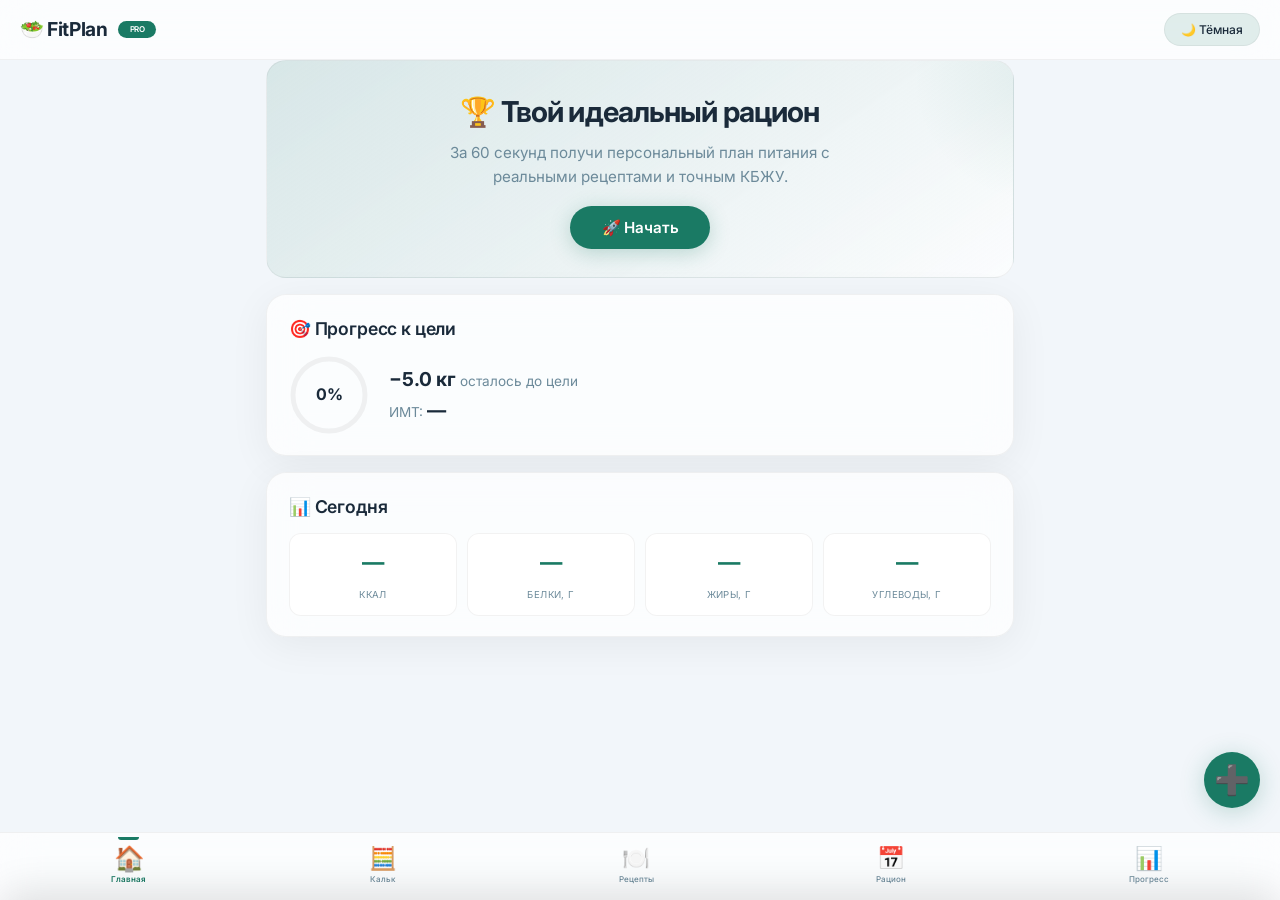
<file: index.html>
<!DOCTYPE html>
<html lang="ru">
<head>
  <meta charset="UTF-8">
  <meta name="viewport" content="width=device-width, initial-scale=1.0, maximum-scale=1.0, user-scalable=yes">
  
  <!-- SEO -->
  <title>FitPlan — конструктор питания</title>
  <meta name="description" content="Персональный конструктор питания с реальными рецептами, калькулятором калорий и планом на неделю.">
  <meta name="keywords" content="fitplan, питание, рецепты, кбжу, калории, похудение, рацион">
  <link rel="canonical" href="https://p2wwd8whgm-cmyk.github.io/fit-plan/">
  
  <!-- Open Graph -->
  <meta property="og:title" content="FitPlan — конструктор питания">
  <meta property="og:description" content="Персональный конструктор питания с реальными рецептами, калькулятором калорий и планом на неделю.">
  <meta property="og:url" content="https://p2wwd8whgm-cmyk.github.io/fit-plan/">
  <meta property="og:type" content="website">
  <meta property="og:image" content="https://p2wwd8whgm-cmyk.github.io/fit-plan/images/og-image.png">
  
  <!-- PWA -->
  <link rel="manifest" href="manifest.json">
  <meta name="theme-color" content="#1a7a64">
  <meta name="apple-mobile-web-app-capable" content="yes">
  <meta name="apple-mobile-web-app-status-bar-style" content="black-translucent">

  <!-- Fonts -->
  <link rel="preconnect" href="https://fonts.googleapis.com">
  <link rel="preconnect" href="https://fonts.gstatic.com" crossorigin>
  <link href="https://fonts.googleapis.com/css2?family=Inter:opsz,wght@14..32,400;14..32,500;14..32,600;14..32,700&display=swap" rel="stylesheet">
  
  <!-- CSS -->
  <link rel="stylesheet" href="css/style.css">
</head>
<body>

  <header class="header">
    <h1>🥗 FitPlan <span>PRO</span></h1>
    <button class="theme-toggle" id="themeToggle" aria-label="Переключить тему">🌙 Тёмная</button>
  </header>

  <div class="toast" id="toast" role="status" aria-live="polite"></div>
  <div class="overlay" id="sheetOverlay"></div>

  <!-- BOTTOM SHEET -->
  <div class="bottom-sheet" id="bottomSheet">
    <div class="sheet-handle" id="sheetHandle"></div>
    <h3 id="sheetTitle">🍽️ Добавить в рацион</h3>
    <p id="sheetRecipeName" style="font-weight:500; font-size:0.9rem; margin-bottom:8px;"></p>
    <label for="sheetDay">День недели</label>
    <select id="sheetDay">
      <option value="Понедельник">Понедельник</option>
      <option value="Вторник">Вторник</option>
      <option value="Среда">Среда</option>
      <option value="Четверг">Четверг</option>
      <option value="Пятница">Пятница</option>
      <option value="Суббота">Суббота</option>
      <option value="Воскресенье">Воскресенье</option>
    </select>
    <label for="sheetMealType">Приём пищи</label>
    <select id="sheetMealType">
      <option value="Завтрак">🍳 Завтрак</option>
      <option value="Обед">🥗 Обед</option>
      <option value="Ужин">🍲 Ужин</option>
      <option value="Перекус">🍏 Перекус</option>
    </select>
    <div class="btn-row">
      <button class="btn btn-outline" id="sheetCancel">Отмена</button>
      <button class="btn" id="sheetConfirm">✅ Добавить</button>
    </div>
  </div>

  <!-- FAB -->
  <button class="fab" id="fabBtn" aria-label="Добавить рецепт">➕</button>

  <!-- REPLACE MODAL -->
  <div class="modal-overlay" id="replaceModal" role="dialog" aria-modal="true">
    <div class="modal">
      <h3>🔄 Заменить блюдо</h3>
      <p id="replaceInfo" style="font-size:0.9rem; margin-bottom:8px;">Выбери альтернативу:</p>
      <div id="replaceOptions" class="replace-grid"></div>
      <div class="btn-row">
        <button class="btn btn-outline" id="replaceCancel">Отмена</button>
      </div>
    </div>
  </div>

  <main class="container">

    <!-- PAGE 1: HOME -->
    <section class="page active" id="page-home" role="tabpanel" aria-label="Главная">
      <div class="hero">
        <h2>🏆 Твой идеальный рацион</h2>
        <p>За 60 секунд получи персональный план питания с реальными рецептами и точным КБЖУ.</p>
        <button class="btn" id="heroStartBtn">🚀 Начать</button>
      </div>

      <div class="card">
        <h2>🎯 Прогресс к цели</h2>
        <div class="progress-ring-wrap">
          <div class="progress-ring" id="homeProgressRing" role="img" aria-label="Прогресс к цели">
            <svg width="80" height="80" viewBox="0 0 80 80">
              <circle class="bg-circle" cx="40" cy="40" r="36"/>
              <circle class="progress-circle" id="homeProgressCircle" cx="40" cy="40" r="36" stroke-dasharray="226.2" stroke-dashoffset="226.2"/>
            </svg>
            <span class="center-text" id="homeProgressPercent">0%</span>
          </div>
          <div class="progress-stats">
            <strong id="homeProgressDiff">0 кг</strong>
            <span class="text-muted"> осталось до цели</span>
            <div><span class="text-muted">ИМТ: </span><strong id="homeBMI">—</strong></div>
          </div>
        </div>
      </div>

      <div class="card">
        <h2>📊 Сегодня</h2>
        <div class="stats-grid">
          <div class="stat-item"><span class="value" id="homeKcal">—</span><span class="label">ккал</span></div>
          <div class="stat-item"><span class="value" id="homeProtein">—</span><span class="label">белки, г</span></div>
          <div class="stat-item"><span class="value" id="homeFat">—</span><span class="label">жиры, г</span></div>
          <div class="stat-item"><span class="value" id="homeCarbs">—</span><span class="label">углеводы, г</span></div>
        </div>
      </div>
    </section>

    <!-- PAGE 2: CALCULATOR -->
    <section class="page" id="page-calc" role="tabpanel" aria-label="Калькулятор">
      <div class="card">
        <h2>🧮 Калькулятор нормы</h2>
        <p class="text-muted" style="margin-bottom:12px;">Введи свои параметры и получи точную дневную норму.</p>

        <div style="margin-bottom:12px;">
          <label style="font-weight:500; font-size:0.8rem; display:block; margin-bottom:4px;">Пол</label>
          <select class="calc-select" id="gender">
            <option value="female">Женский</option>
            <option value="male">Мужской</option>
          </select>
        </div>

        <div class="slider-group">
          <label><span>Возраст</span><span class="value" id="ageValue">30</span></label>
          <input type="range" id="ageSlider" min="10" max="120" value="30">
        </div>

        <div class="slider-group">
          <label><span>Рост (см)</span><span class="value" id="heightValue">170</span></label>
          <input type="range" id="heightSlider" min="100" max="250" value="170">
        </div>

        <div class="slider-group">
          <label><span>Вес (кг)</span><span class="value" id="weightValue">70</span></label>
          <input type="range" id="weightSlider" min="30" max="300" value="70">
        </div>

        <div class="slider-group">
          <label><span>🎯 Желаемый вес</span><span class="value" id="goalWeightValue">65</span></label>
          <input type="range" id="goalWeightSlider" min="30" max="300" value="65">
        </div>

        <div style="margin-bottom:12px;">
          <label style="font-weight:500; font-size:0.8rem; display:block; margin-bottom:4px;">Активность</label>
          <select class="calc-select" id="activity">
            <option value="1.2">🪑 Сидячий</option>
            <option value="1.375" selected>🚶 Лёгкая (1–3 тренировки)</option>
            <option value="1.55">🏃 Умеренная (3–5)</option>
            <option value="1.725">🏋️ Высокая (6–7)</option>
          </select>
        </div>

        <div>
          <label style="font-weight:500; font-size:0.8rem; display:block; margin-bottom:4px;">🎯 Цель</label>
          <div class="goal-btns">
            <button class="goal-btn active" data-factor="0.75" data-plan="fatloss">🔥 Жиросжигание</button>
            <button class="goal-btn" data-factor="0.85" data-plan="moderate">⚖️ Умеренное</button>
            <button class="goal-btn" data-factor="1.0" data-plan="maintain">🛡️ Поддержание</button>
            <button class="goal-btn" data-factor="1.15" data-plan="bulk">💪 Набор массы</button>
          </div>
          <div id="goalDesc" style="font-size:0.7rem; color:var(--text-muted); margin-top:2px;">Интенсивный дефицит 25% — до 1 кг в неделю</div>
        </div>

        <div class="bju-chart" id="bjuChart">
          <div class="segment segment-protein" id="bjuProtein" style="width:33%"></div>
          <div class="segment segment-fat" id="bjuFat" style="width:33%"></div>
          <div class="segment segment-carbs" id="bjuCarbs" style="width:34%"></div>
        </div>
        <div class="bju-legend">
          <span><span class="dot dot-protein"></span> Белки</span>
          <span><span class="dot dot-fat"></span> Жиры</span>
          <span><span class="dot dot-carbs"></span> Углеводы</span>
        </div>

        <div class="calc-grid">
          <div class="result-card"><span class="number" id="resKcal">—</span><span class="label">ккал/день</span></div>
          <div class="result-card"><span class="number" id="resProtein">—</span><span class="label">белки, г</span></div>
          <div class="result-card"><span class="number" id="resFat">—</span><span class="label">жиры, г</span></div>
          <div class="result-card"><span class="number" id="resCarbs">—</span><span class="label">углеводы, г</span></div>
        </div>

        <div style="display:grid; grid-template-columns:1fr 1fr 1fr; gap:6px; margin-top:6px;">
          <div class="result-card" style="padding:8px 6px;"><span class="number" id="resDiff" style="font-size:1rem;">—</span><span class="label">разница</span></div>
          <div class="result-card" style="padding:8px 6px;"><span class="number" id="resWeeks" style="font-size:1rem;">—</span><span class="label">срок, нед</span></div>
          <div class="result-card" style="padding:8px 6px;"><span class="number" id="resSpeed" style="font-size:1rem;">—</span><span class="label">скорость</span></div>
        </div>
      </div>
    </section>

    <!-- PAGE 3: RECIPES -->
    <section class="page" id="page-recipes" role="tabpanel" aria-label="Рецепты">
      <div class="card">
        <h2>🔍 Поиск рецептов</h2>
        <p class="text-muted">Реальные блюда с точным КБЖУ.</p>

        <div class="search-box">
          <input type="text" id="recipeSearch" placeholder="Например: курица, омлет, каша" autocomplete="off">
          <button class="btn" id="searchBtn">🔍</button>
          <button class="btn btn-outline" id="clearSearchBtn">✖</button>
        </div>

        <div class="search-history" id="searchHistory"></div>

        <div class="filter-group" id="categoryFilterGroup">
          <span class="filter-label">📂 Категория</span>
          <button class="filter-btn active" data-filter="all">Все</button>
          <button class="filter-btn" data-filter="breakfast">🍳 Завтрак</button>
          <button class="filter-btn" data-filter="lunch">🥗 Обед</button>
          <button class="filter-btn" data-filter="dinner">🍲 Ужин</button>
          <button class="filter-btn" data-filter="snack">🍏 Перекус</button>
          <button class="filter-btn" data-filter="dessert">🍰 Десерт</button>
          <button class="filter-btn" data-filter="favorites">❤️ Избранное</button>
        </div>

        <div class="filter-group" id="dietFilterGroup">
          <span class="filter-label">🍽️ Диета</span>
          <button class="filter-btn active" data-filter="all">Все</button>
          <button class="filter-btn" data-filter="vegetarian">🌱 Вегетарианское</button>
          <button class="filter-btn" data-filter="lowcarb">🥑 Низкоуглеводное</button>
        </div>

        <div class="filter-group">
          <span class="filter-label">⏱️ Время</span>
          <button class="filter-btn active" data-filter="all">Все</button>
          <button class="filter-btn" data-filter="fast">⚡ До 20 мин</button>
          <button class="filter-btn" data-filter="medium">⏱️ До 40 мин</button>
          <button class="filter-btn" data-filter="long">🐢 40+ мин</button>
        </div>

        <div id="recipeResults" class="recipe-grid"></div>
        <div id="recipeInfo" style="font-size:0.7rem; color:var(--text-muted); margin-top:8px;">Введите запрос для поиска рецептов.</div>
      </div>
    </section>

    <!-- PAGE 4: MEAL PLAN -->
    <section class="page" id="page-mealplan" role="tabpanel" aria-label="Мой рацион">
      <div class="card">
        <div style="display:flex; justify-content:space-between; align-items:center; flex-wrap:wrap; gap:8px; margin-bottom:6px;">
          <h2 style="margin:0;">📅 Мой рацион</h2>
          <div style="display:flex; gap:6px; flex-wrap:wrap;">
            <button class="btn btn-sm" id="autoPlanBtn">🧠 Собрать</button>
            <button class="btn btn-outline btn-sm" id="exportShopListBtn">📋 Список</button>
            <button class="btn btn-sm btn-danger" id="clearPlanBtn">🗑️ Очистить</button>
          </div>
        </div>
        <p class="text-muted" id="planDesc">Добавь блюда из раздела «Рецепты» или нажми «Собрать».</p>
        <div id="mealPlanContainer">
          <div class="empty-msg">
            <span class="big-icon">🍽️</span>
            <p>Рацион пуст. Начни с поиска рецептов!</p>
            <button class="btn btn-sm" id="emptyPlanBtn">🍽️ Перейти к рецептам</button>
          </div>
        </div>
      </div>
    </section>

    <!-- PAGE 5: PROGRESS -->
    <section class="page" id="page-progress" role="tabpanel" aria-label="Прогресс">
      <div class="card">
        <h2>📈 Прогресс к цели</h2>
        <div class="progress-ring-wrap">
          <div class="progress-ring" id="progressRing" role="img" aria-label="Прогресс к цели">
            <svg width="80" height="80" viewBox="0 0 80 80">
              <circle class="bg-circle" cx="40" cy="40" r="36"/>
              <circle class="progress-circle" id="progressCircle" cx="40" cy="40" r="36" stroke-dasharray="226.2" stroke-dashoffset="226.2"/>
            </svg>
            <span class="center-text" id="progressPercent">0%</span>
          </div>
          <div class="progress-stats">
            <strong id="progressWeightDiff">0 кг</strong>
            <span class="text-muted"> осталось до цели</span>
            <div><span class="text-muted">ИМТ: </span><strong id="progressBMI">—</strong></div>
          </div>
        </div>
      </div>

      <div class="card">
        <h2>📅 Календарь веса</h2>
        <div class="calendar-header">
          <div class="month-nav">
            <button class="btn btn-sm btn-outline" id="prevMonthBtn">◀</button>
            <strong id="calendarMonthYear">Апрель 2025</strong>
            <button class="btn btn-sm btn-outline" id="nextMonthBtn">▶</button>
          </div>
          <div class="month-change" id="monthChange">0 кг</div>
        </div>
        <div class="calendar-grid" id="calendarGrid">
          <div class="day-header">Пн</div>
          <div class="day-header">Вт</div>
          <div class="day-header">Ср</div>
          <div class="day-header">Чт</div>
          <div class="day-header">Пт</div>
          <div class="day-header">Сб</div>
          <div class="day-header">Вс</div>
        </div>
        <div class="calendar-legend">
          <span><span class="dot dot-low"></span> Похудение</span>
          <span><span class="dot dot-high"></span> Набор</span>
          <span><span class="dot dot-empty"></span> Нет данных</span>
        </div>
        <p class="text-muted" style="margin-top:8px; font-size:0.7rem;">Нажми на день, чтобы добавить или изменить вес.</p>
      </div>

      <div class="card">
        <h2>📋 Статистика</h2>
        <div style="display:grid; grid-template-columns:repeat(auto-fill, minmax(90px,1fr)); gap:10px;">
          <div><span class="text-muted">Старт</span><br><strong id="statStart">—</strong> кг</div>
          <div><span class="text-muted">Текущий</span><br><strong id="statCurrent">—</strong> кг</div>
          <div><span class="text-muted">Потеряно</span><br><strong id="statLost">—</strong> кг</div>
          <div><span class="text-muted">Скорость</span><br><strong id="statSpeed">—</strong> кг/нед</div>
          <div><span class="text-muted">ИМТ</span><br><strong id="statBMI">—</strong></div>
          <div><span class="text-muted">Цель</span><br><strong id="statGoal">—</strong> кг</div>
        </div>
      </div>
    </section>

  </main>

  <!-- BOTTOM NAVIGATION -->
  <nav class="bottom-nav" role="navigation" aria-label="Основная навигация">
    <button class="tab-btn active" data-tab="home"><span class="icon">🏠</span>Главная</button>
    <button class="tab-btn" data-tab="calc"><span class="icon">🧮</span>Кальк</button>
    <button class="tab-btn" data-tab="recipes"><span class="icon">🍽️</span>Рецепты</button>
    <button class="tab-btn" data-tab="mealplan"><span class="icon">📅</span>Рацион</button>
    <button class="tab-btn" data-tab="progress"><span class="icon">📊</span>Прогресс</button>
  </nav>

  <!-- JavaScript -->
  <script type="module" src="js/app.js"></script>
</body>
</html>
</file>
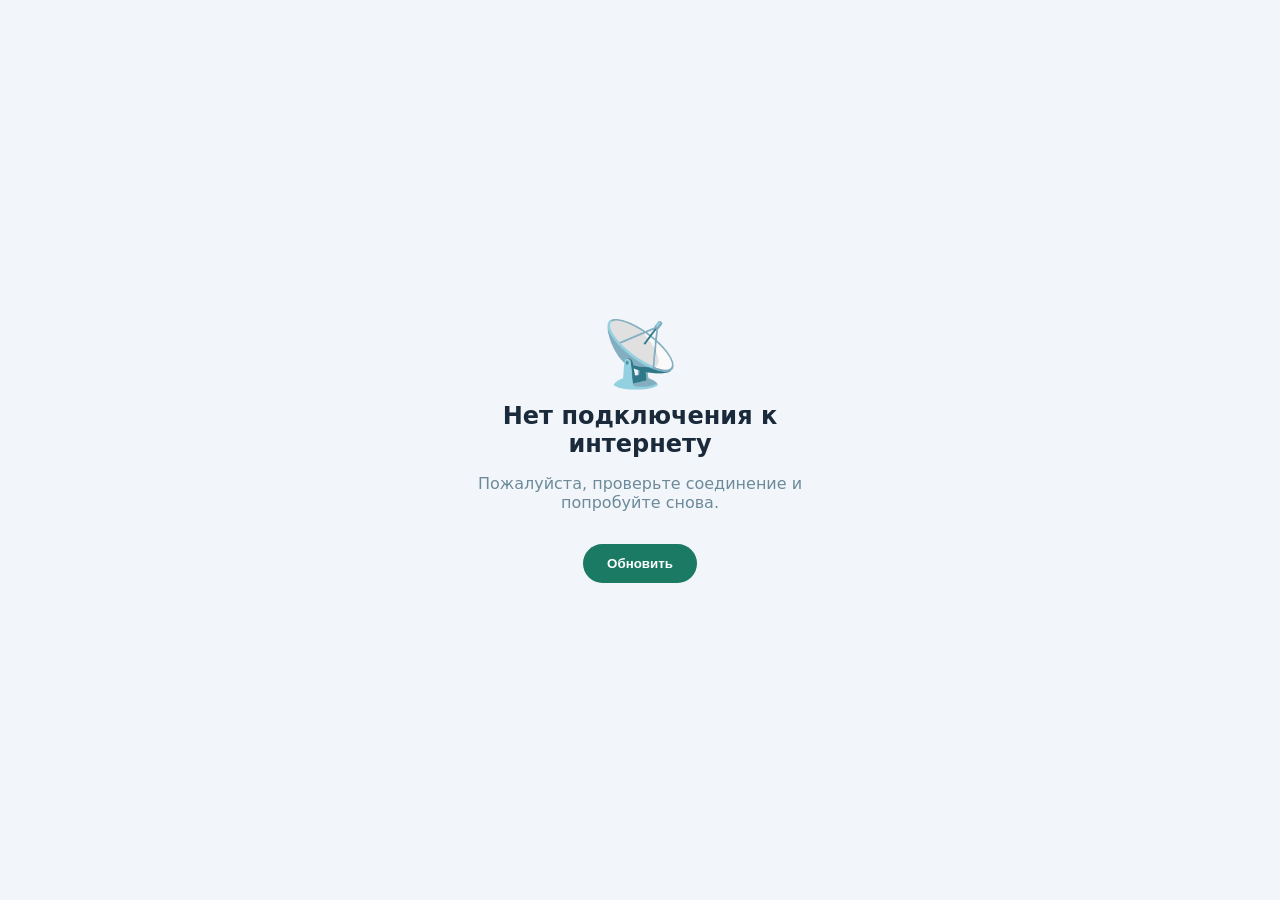
<file: images/icons/offline.html>
<!DOCTYPE html>
<html lang="ru">
<head>
  <meta charset="UTF-8">
  <meta name="viewport" content="width=device-width, initial-scale=1.0">
  <title>Нет интернета</title>
  <style>
    body {
      font-family: system-ui, sans-serif;
      display: flex;
      justify-content: center;
      align-items: center;
      min-height: 100vh;
      margin: 0;
      background: #f2f6fa;
      color: #1a2a3a;
      text-align: center;
    }
    .container {
      max-width: 400px;
      padding: 20px;
    }
    .icon { font-size: 4rem; }
    h1 { font-size: 1.5rem; margin: 10px 0; }
    p { color: #6c8a9a; }
  </style>
</head>
<body>
  <div class="container">
    <div class="icon">📡</div>
    <h1>Нет подключения к интернету</h1>
    <p>Пожалуйста, проверьте соединение и попробуйте снова.</p>
    <button onclick="location.reload()" style="margin-top:16px; padding:12px 24px; border:none; border-radius:60px; background:#1a7a64; color:white; font-weight:600; cursor:pointer;">Обновить</button>
  </div>
</body>
</html>
</file>
<file: css/style.css>
/* ====== 1. ПЕРЕМЕННЫЕ ====== */
:root {
  --primary: #1a7a64;
  --primary-light: rgba(26, 122, 100, 0.12);
  --primary-glow: rgba(26, 122, 100, 0.25);
  --accent: #f5a623;
  --bg: #f2f6fa;
  --bg-card: rgba(255, 255, 255, 0.72);
  --bg-card-solid: #ffffff;
  --text: #1a2a3a;
  --text-muted: #6c8a9a;
  --border: rgba(0, 0, 0, 0.05);
  --shadow: 0 8px 40px rgba(0, 0, 0, 0.06);
  --shadow-hover: 0 16px 56px rgba(0, 0, 0, 0.10);
  --radius: 20px;
  --radius-sm: 12px;
  --nav-height: 68px;
  --header-height: 60px;
  --transition: 0.35s cubic-bezier(0.34, 1.56, 0.64, 1);
  --font: 'Inter', -apple-system, BlinkMacSystemFont, 'Segoe UI', Roboto, sans-serif;
}

[data-theme="dark"] {
  --bg: #0e1620;
  --bg-card: rgba(26, 38, 50, 0.82);
  --bg-card-solid: #1a2632;
  --text: #eaf0f5;
  --text-muted: #8aa0b0;
  --border: rgba(255, 255, 255, 0.05);
  --shadow: 0 8px 40px rgba(0, 0, 0, 0.4);
  --shadow-hover: 0 16px 56px rgba(0, 0, 0, 0.5);
  --primary-light: rgba(43, 155, 130, 0.18);
  --primary-glow: rgba(43, 155, 130, 0.3);
}

* {
  margin: 0;
  padding: 0;
  box-sizing: border-box;
  -webkit-tap-highlight-color: transparent;
}

body {
  font-family: var(--font);
  background: var(--bg);
  color: var(--text);
  transition: background var(--transition), color var(--transition);
  min-height: 100vh;
  padding-top: var(--header-height);
  padding-bottom: calc(var(--nav-height) + 24px);
  font-size: 16px;
  line-height: 1.6;
  -webkit-font-smoothing: antialiased;
  overflow-x: hidden;
}

.container {
  max-width: 780px;
  margin: 0 auto;
  padding: 0 16px;
}

.text-muted {
  color: var(--text-muted);
  font-size: 0.85rem;
}

/* ====== 3. ШАПКА ====== */
.header {
  position: fixed;
  top: 0;
  left: 0;
  right: 0;
  height: var(--header-height);
  background: var(--bg-card);
  backdrop-filter: blur(20px) saturate(1.2);
  -webkit-backdrop-filter: blur(20px) saturate(1.2);
  border-bottom: 1px solid var(--border);
  display: flex;
  align-items: center;
  justify-content: space-between;
  padding: 0 20px;
  z-index: 100;
  transition: all var(--transition);
}

.header h1 {
  font-size: 1.2rem;
  font-weight: 700;
  display: flex;
  align-items: center;
  gap: 10px;
  letter-spacing: -0.02em;
}

.header h1 span {
  background: var(--primary);
  color: #fff;
  font-size: 0.5rem;
  font-weight: 600;
  padding: 2px 12px;
  border-radius: 40px;
  text-transform: uppercase;
}

.theme-toggle {
  padding: 8px 16px;
  border-radius: 60px;
  font-size: 0.75rem;
  font-weight: 500;
  background: var(--primary-light);
  color: var(--text);
  border: 1px solid var(--border);
  transition: all var(--transition);
  cursor: pointer;
  font-family: var(--font);
}

.theme-toggle:hover {
  background: var(--primary);
  color: #fff;
}

/* ====== 4. НИЖНЯЯ НАВИГАЦИЯ ====== */
.bottom-nav {
  position: fixed;
  bottom: 0;
  left: 0;
  right: 0;
  height: var(--nav-height);
  background: var(--bg-card);
  backdrop-filter: blur(20px) saturate(1.2);
  -webkit-backdrop-filter: blur(20px) saturate(1.2);
  border-top: 1px solid var(--border);
  display: flex;
  align-items: stretch;
  justify-content: space-around;
  padding: 4px 0 8px;
  z-index: 100;
  transition: all var(--transition);
}

.bottom-nav .tab-btn {
  display: flex;
  flex-direction: column;
  align-items: center;
  justify-content: center;
  gap: 2px;
  font-size: 0.5rem;
  font-weight: 500;
  color: var(--text-muted);
  padding: 4px 8px;
  border-radius: var(--radius-sm);
  transition: all var(--transition);
  min-width: 44px;
  position: relative;
  cursor: pointer;
  background: none;
  border: none;
  font-family: var(--font);
}

.bottom-nav .tab-btn .icon {
  font-size: 1.4rem;
  line-height: 1.2;
  transition: transform var(--transition);
}

.bottom-nav .tab-btn.active {
  color: var(--primary);
  font-weight: 600;
}

.bottom-nav .tab-btn.active .icon {
  transform: scale(1.1);
}

.bottom-nav .tab-btn.active::after {
  content: '';
  position: absolute;
  top: 0;
  left: 30%;
  right: 30%;
  height: 3px;
  background: var(--primary);
  border-radius: 0 0 4px 4px;
}

.bottom-nav .tab-btn:hover {
  color: var(--text);
  background: var(--primary-light);
}

/* ====== 5. СТРАНИЦЫ ====== */
.page {
  display: none;
  animation: fadeSlide 0.4s ease;
}

.page.active {
  display: block;
}

@keyframes fadeSlide {
  from { opacity: 0; transform: translateY(16px); }
  to { opacity: 1; transform: translateY(0); }
}

/* ====== 6. КАРТОЧКИ ====== */
.card {
  background: var(--bg-card);
  backdrop-filter: blur(20px) saturate(1.2);
  -webkit-backdrop-filter: blur(20px) saturate(1.2);
  border: 1px solid var(--border);
  border-radius: var(--radius);
  padding: 20px 22px;
  margin-bottom: 16px;
  box-shadow: var(--shadow);
  transition: all var(--transition);
}

.card h2 {
  font-size: 1.1rem;
  font-weight: 600;
  margin-bottom: 12px;
  display: flex;
  align-items: center;
  gap: 8px;
  letter-spacing: -0.01em;
}

/* ====== 7. КНОПКИ ====== */
.btn {
  display: inline-flex;
  align-items: center;
  justify-content: center;
  gap: 8px;
  padding: 12px 24px;
  border-radius: 60px;
  font-weight: 600;
  font-size: 0.85rem;
  font-family: var(--font);
  border: none;
  background: var(--primary);
  color: #fff;
  box-shadow: 0 4px 20px var(--primary-glow);
  cursor: pointer;
  transition: all var(--transition);
  letter-spacing: -0.01em;
}

.btn:hover {
  transform: translateY(-2px);
  box-shadow: 0 8px 32px var(--primary-glow);
}

.btn:active {
  transform: scale(0.96);
}

.btn-outline {
  background: transparent;
  color: var(--primary);
  box-shadow: none;
  border: 2px solid var(--primary);
}

.btn-outline:hover {
  background: var(--primary-light);
  box-shadow: none;
  transform: translateY(-2px);
}

.btn-sm {
  padding: 6px 14px;
  font-size: 0.7rem;
}

.btn-danger {
  background: #e74c3c;
  box-shadow: 0 4px 20px rgba(231, 76, 60, 0.3);
}

/* ====== 8. HERO ====== */
.hero {
  background: linear-gradient(145deg, var(--primary-light), var(--bg-card));
  border: 1px solid var(--border);
  padding: 28px 24px;
  border-radius: var(--radius);
  margin-bottom: 16px;
  text-align: center;
  position: relative;
  overflow: hidden;
}

.hero::before {
  content: '';
  position: absolute;
  top: -50%;
  right: -20%;
  width: 250px;
  height: 250px;
  background: radial-gradient(circle, var(--primary-glow), transparent 70%);
  border-radius: 50%;
  opacity: 0.3;
  pointer-events: none;
}

.hero h2 {
  font-size: 1.8rem;
  font-weight: 700;
  letter-spacing: -0.03em;
  margin-bottom: 6px;
  position: relative;
}

.hero p {
  color: var(--text-muted);
  font-size: 0.95rem;
  max-width: 420px;
  margin: 0 auto 16px;
  position: relative;
}

.hero .btn {
  font-size: 0.95rem;
  padding: 12px 32px;
  position: relative;
}

/* ====== 9. ПРОГРЕСС-КОЛЬЦО ====== */
.progress-ring-wrap {
  display: flex;
  align-items: center;
  gap: 20px;
  flex-wrap: wrap;
}

.progress-ring {
  width: 80px;
  height: 80px;
  border-radius: 50%;
  position: relative;
  display: flex;
  align-items: center;
  justify-content: center;
  font-weight: 700;
  font-size: 1rem;
  flex-shrink: 0;
}

.progress-ring svg {
  position: absolute;
  top: 0;
  left: 0;
  transform: rotate(-90deg);
}

.progress-ring svg circle {
  fill: none;
  stroke-width: 5;
  stroke-linecap: round;
}

.progress-ring .bg-circle {
  stroke: var(--border);
}

.progress-ring .progress-circle {
  stroke: var(--primary);
  transition: stroke-dashoffset 0.8s cubic-bezier(0.34, 1.56, 0.64, 1);
}

.progress-ring .center-text {
  z-index: 1;
  font-size: 1rem;
}

.progress-stats strong {
  font-size: 1.2rem;
}

/* ====== 10. СТАТИСТИКА ====== */
.stats-grid {
  display: grid;
  grid-template-columns: repeat(4, 1fr);
  gap: 10px;
}

.stats-grid .stat-item {
  text-align: center;
  padding: 10px 6px;
  background: var(--bg-card-solid);
  border-radius: var(--radius-sm);
  border: 1px solid var(--border);
  transition: all var(--transition);
}

.stats-grid .stat-item .value {
  font-size: 1.4rem;
  font-weight: 700;
  color: var(--primary);
  display: block;
  letter-spacing: -0.02em;
}

.stats-grid .stat-item .label {
  font-size: 0.6rem;
  color: var(--text-muted);
  text-transform: uppercase;
  letter-spacing: 0.04em;
}

/* ====== 11. КАЛЬКУЛЯТОР ====== */
.slider-group {
  margin: 12px 0 6px;
}

.slider-group label {
  display: flex;
  justify-content: space-between;
  font-size: 0.8rem;
  font-weight: 500;
  margin-bottom: 4px;
}

.slider-group label .value {
  color: var(--primary);
  font-weight: 600;
}

.slider-group input[type="range"] {
  width: 100%;
  height: 4px;
  border-radius: 10px;
  background: var(--border);
  -webkit-appearance: none;
  appearance: none;
  outline: none;
  transition: background var(--transition);
}

.slider-group input[type="range"]::-webkit-slider-thumb {
  -webkit-appearance: none;
  appearance: none;
  width: 20px;
  height: 20px;
  border-radius: 50%;
  background: var(--primary);
  cursor: pointer;
  border: 3px solid var(--bg-card-solid);
  box-shadow: 0 2px 12px rgba(0, 0, 0, 0.12);
  transition: all var(--transition);
}

.slider-group input[type="range"]::-webkit-slider-thumb:hover {
  transform: scale(1.1);
}

.calc-grid {
  display: grid;
  grid-template-columns: repeat(4, 1fr);
  gap: 8px;
  margin-top: 12px;
}

.calc-grid .result-card {
  background: var(--bg-card-solid);
  border-radius: var(--radius-sm);
  padding: 10px 6px;
  text-align: center;
  border: 1px solid var(--border);
  transition: all var(--transition);
}

.calc-grid .result-card .number {
  font-size: 1.3rem;
  font-weight: 700;
  color: var(--primary);
  letter-spacing: -0.02em;
}

.calc-grid .result-card .label {
  font-size: 0.6rem;
  color: var(--text-muted);
  text-transform: uppercase;
  letter-spacing: 0.04em;
}

.bju-chart {
  display: flex;
  gap: 4px;
  margin: 12px 0 6px;
  height: 20px;
  border-radius: 60px;
  overflow: hidden;
  background: var(--border);
}

.bju-chart .segment {
  height: 100%;
  transition: width 0.8s cubic-bezier(0.34, 1.56, 0.64, 1);
}

.bju-chart .segment-protein {
  background: #4CAF50;
}
.bju-chart .segment-fat {
  background: var(--accent);
}
.bju-chart .segment-carbs {
  background: #42A5F5;
}

.bju-legend {
  display: flex;
  gap: 14px;
  flex-wrap: wrap;
  font-size: 0.7rem;
  color: var(--text-muted);
}

.bju-legend .dot {
  display: inline-block;
  width: 8px;
  height: 8px;
  border-radius: 50%;
  margin-right: 4px;
  vertical-align: middle;
}

.goal-btns {
  display: flex;
  flex-wrap: wrap;
  gap: 6px;
  margin: 6px 0 4px;
}

.goal-btn {
  padding: 6px 14px;
  border-radius: 60px;
  border: 2px solid var(--border);
  font-weight: 500;
  font-size: 0.7rem;
  background: transparent;
  transition: all var(--transition);
  color: var(--text);
  flex: 1 0 auto;
  text-align: center;
  cursor: pointer;
  font-family: var(--font);
}

.goal-btn:hover {
  border-color: var(--primary);
  background: var(--primary-light);
  transform: translateY(-2px);
}

.goal-btn.active {
  border-color: var(--primary);
  background: var(--primary);
  color: #fff;
  box-shadow: 0 4px 16px var(--primary-glow);
}

.calc-select {
  padding: 8px 14px;
  border-radius: 60px;
  border: 1px solid var(--border);
  background: var(--bg-card-solid);
  color: var(--text);
  font-size: 0.8rem;
  width: 100%;
  font-family: var(--font);
  transition: all var(--transition);
  appearance: none;
}

.calc-select:focus {
  outline: none;
  border-color: var(--primary);
  box-shadow: 0 0 0 4px var(--primary-light);
}

/* ====== 12. РЕЦЕПТЫ ====== */
.search-box {
  display: flex;
  gap: 8px;
  flex-wrap: wrap;
  margin: 8px 0;
}

.search-box input {
  flex: 1;
  padding: 10px 16px;
  border-radius: 60px;
  border: 1px solid var(--border);
  background: var(--bg-card-solid);
  color: var(--text);
  font-size: 0.85rem;
  font-family: var(--font);
  min-width: 120px;
  transition: all var(--transition);
}

.search-box input:focus {
  outline: none;
  border-color: var(--primary);
  box-shadow: 0 0 0 4px var(--primary-light);
}

.filter-group {
  display: flex;
  flex-wrap: wrap;
  gap: 6px;
  margin: 6px 0;
}

.filter-group .filter-btn {
  padding: 4px 12px;
  border-radius: 40px;
  border: 1px solid var(--border);
  font-size: 0.65rem;
  font-weight: 500;
  background: transparent;
  color: var(--text);
  transition: all var(--transition);
  cursor: pointer;
  font-family: var(--font);
}

.filter-group .filter-btn:hover {
  background: var(--primary-light);
  border-color: var(--primary);
  transform: translateY(-2px);
}

.filter-group .filter-btn.active {
  background: var(--primary);
  border-color: var(--primary);
  color: #fff;
  box-shadow: 0 2px 12px var(--primary-glow);
}

.filter-label {
  font-size: 0.65rem;
  font-weight: 600;
  color: var(--text-muted);
  margin-right: 4px;
  display: flex;
  align-items: center;
  text-transform: uppercase;
  letter-spacing: 0.04em;
}

.recipe-grid {
  display: grid;
  grid-template-columns: repeat(auto-fill, minmax(155px, 1fr));
  gap: 12px;
  margin-top: 12px;
  max-height: 400px;
  overflow-y: auto;
  padding-right: 4px;
}

.recipe-card {
  background: var(--bg-card-solid);
  border: 1px solid var(--border);
  border-radius: var(--radius-sm);
  padding: 12px 12px 10px;
  transition: all var(--transition);
  position: relative;
}

.recipe-card:hover {
  transform: translateY(-4px);
  box-shadow: var(--shadow-hover);
  border-color: var(--primary);
}

.recipe-card .favorite-btn {
  position: absolute;
  top: 6px;
  right: 6px;
  background: none;
  border: none;
  font-size: 1rem;
  cursor: pointer;
  transition: all var(--transition);
  padding: 2px;
  border-radius: 50%;
}

.recipe-card .favorite-btn:hover {
  transform: scale(1.2);
}

.recipe-card .title {
  font-weight: 600;
  font-size: 0.8rem;
  margin-bottom: 4px;
  padding-right: 24px;
}

.recipe-card .meta {
  font-size: 0.6rem;
  color: var(--text-muted);
  display: flex;
  flex-wrap: wrap;
  gap: 4px;
  margin: 4px 0 6px;
}

.recipe-card .meta span {
  background: var(--primary-light);
  padding: 1px 8px;
  border-radius: 40px;
}

.recipe-card .add-btn {
  width: 100%;
  margin-top: 6px;
  padding: 5px 0;
  border-radius: 40px;
  font-size: 0.65rem;
  font-weight: 600;
  background: var(--primary);
  color: #fff;
  border: none;
  transition: all var(--transition);
  cursor: pointer;
  font-family: var(--font);
}

.recipe-card .add-btn:active {
  transform: scale(0.96);
}

.search-history {
  display: flex;
  flex-wrap: wrap;
  gap: 6px;
  margin: 6px 0;
}

.search-history .history-item {
  background: var(--primary-light);
  padding: 2px 12px;
  border-radius: 40px;
  font-size: 0.65rem;
  cursor: pointer;
  color: var(--primary);
  border: 1px solid var(--border);
  transition: all var(--transition);
  font-weight: 500;
}

.search-history .history-item:active {
  transform: scale(0.95);
}

.empty-msg {
  text-align: center;
  padding: 30px 0;
  color: var(--text-muted);
}

.empty-msg .big-icon {
  font-size: 3.5rem;
  display: block;
  margin-bottom: 8px;
}

.loading-spinner {
  text-align: center;
  padding: 24px 0;
}

.loading-spinner .spinner {
  display: inline-block;
  width: 24px;
  height: 24px;
  border: 3px solid var(--border);
  border-top: 3px solid var(--primary);
  border-radius: 50%;
  animation: spin 0.8s linear infinite;
}

@keyframes spin {
  to { transform: rotate(360deg); }
}

/* ====== 13. РАЦИОН (АККОРДЕОН) ====== */
.day-block {
  background: var(--bg-card-solid);
  border-left: 4px solid var(--primary);
  border-radius: var(--radius-sm);
  margin-bottom: 10px;
  border: 1px solid var(--border);
  border-left-width: 4px;
  transition: all var(--transition);
  overflow: hidden;
}

.day-block .day-header {
  padding: 12px 16px;
  display: flex;
  justify-content: space-between;
  align-items: center;
  cursor: pointer;
  user-select: none;
  transition: background var(--transition);
}

.day-block .day-header:active {
  background: var(--primary-light);
}

.day-block .day-header .day-title {
  font-weight: 600;
  font-size: 0.9rem;
}

.day-block .day-header .day-badge {
  background: var(--primary-light);
  color: var(--primary);
  padding: 2px 12px;
  border-radius: 40px;
  font-size: 0.65rem;
  font-weight: 600;
}

.day-block .day-header .arrow {
  transition: transform 0.3s ease;
  font-size: 0.8rem;
  color: var(--text-muted);
  display: inline-block;
  margin-left: 6px;
}

.day-block .day-header .arrow.open {
  transform: rotate(180deg);
}

.day-block .day-body {
  max-height: 0;
  overflow: hidden;
  transition: max-height 0.4s cubic-bezier(0.34, 1.56, 0.64, 1), padding 0.3s ease;
  padding: 0 16px;
}

.day-block .day-body.open {
  max-height: 600px;
  padding: 0 16px 12px;
}

.day-block .meal {
  display: flex;
  align-items: center;
  gap: 8px;
  padding: 6px 0;
  border-bottom: 1px dashed var(--border);
  font-size: 0.82rem;
  transition: all var(--transition);
}

.day-block .meal:last-child {
  border-bottom: none;
}

.day-block .meal .meal-name {
  flex: 1;
  font-weight: 500;
}

.day-block .meal .meal-kcal {
  font-weight: 600;
  color: var(--primary);
  font-size: 0.75rem;
}

.day-block .meal .meal-actions {
  display: flex;
  gap: 4px;
}

.day-block .meal .meal-actions button {
  background: none;
  border: none;
  font-size: 0.65rem;
  cursor: pointer;
  padding: 2px 6px;
  color: var(--text-muted);
  transition: all var(--transition);
  border-radius: 4px;
}

.day-block .meal .meal-actions button:active {
  transform: scale(0.9);
}

.day-block .meal .meal-actions .replace-btn {
  color: var(--accent);
}

.day-block .meal .meal-actions .remove-btn {
  color: #e74c3c;
}

.day-block .total-day {
  margin-top: 6px;
  font-weight: 700;
  font-size: 0.8rem;
  padding-top: 4px;
  border-top: 1px solid var(--border);
}

/* ====== 14. КАЛЕНДАРЬ ====== */
.calendar-header {
  display: flex;
  justify-content: space-between;
  align-items: center;
  flex-wrap: wrap;
  gap: 8px;
  margin-bottom: 12px;
}

.calendar-header .month-nav {
  display: flex;
  align-items: center;
  gap: 12px;
}

.calendar-header .month-nav strong {
  font-size: 1rem;
  font-weight: 600;
  min-width: 110px;
  text-align: center;
}

.calendar-header .month-change {
  font-weight: 600;
  font-size: 0.85rem;
}

.calendar-grid {
  display: grid;
  grid-template-columns: repeat(7, 1fr);
  gap: 4px;
  font-size: 0.75rem;
}

.calendar-grid .day-header {
  font-weight: 600;
  color: var(--text-muted);
  padding: 4px 0;
  text-align: center;
  font-size: 0.6rem;
  text-transform: uppercase;
  letter-spacing: 0.04em;
}

.calendar-grid .calendar-day {
  padding: 4px 2px;
  border-radius: var(--radius-sm);
  background: var(--bg-card-solid);
  border: 1px solid var(--border);
  cursor: pointer;
  transition: all var(--transition);
  text-align: center;
  min-height: 42px;
  display: flex;
  flex-direction: column;
  align-items: center;
  justify-content: center;
}

.calendar-grid .calendar-day:active {
  transform: scale(0.95);
}

.calendar-grid .calendar-day .day-number {
  font-weight: 500;
  font-size: 0.8rem;
}

.calendar-grid .calendar-day .day-weight {
  font-size: 0.5rem;
  font-weight: 600;
}

.calendar-grid .calendar-day.empty {
  opacity: 0.3;
  cursor: default;
  background: transparent;
  border-color: transparent;
}

.calendar-grid .calendar-day.empty:active {
  transform: none;
}

.calendar-grid .calendar-day.today {
  border-color: var(--primary);
  border-width: 2px;
  box-shadow: 0 0 0 3px var(--primary-light);
}

.calendar-grid .calendar-day.low {
  background: rgba(76, 175, 80, 0.10);
  border-color: rgba(76, 175, 80, 0.2);
}

.calendar-grid .calendar-day.low .day-weight {
  color: #4CAF50;
}

.calendar-grid .calendar-day.high {
  background: rgba(231, 76, 60, 0.10);
  border-color: rgba(231, 76, 60, 0.2);
}

.calendar-grid .calendar-day.high .day-weight {
  color: #e74c3c;
}

.calendar-legend {
  display: flex;
  gap: 14px;
  justify-content: center;
  flex-wrap: wrap;
  margin-top: 12px;
  font-size: 0.65rem;
  color: var(--text-muted);
}

.calendar-legend .dot {
  display: inline-block;
  width: 8px;
  height: 8px;
  border-radius: 50%;
  margin-right: 4px;
  vertical-align: middle;
}

.dot-low {
  background: #4CAF50;
}
.dot-high {
  background: #e74c3c;
}
.dot-empty {
  background: var(--border);
}

/* ====== 15. BOTTOM SHEET ====== */
.bottom-sheet {
  position: fixed;
  bottom: 0;
  left: 0;
  right: 0;
  background: var(--bg-card-solid);
  border-radius: var(--radius) var(--radius) 0 0;
  box-shadow: 0 -8px 40px rgba(0, 0, 0, 0.12);
  transform: translateY(100%);
  transition: transform 0.5s cubic-bezier(0.34, 1.56, 0.64, 1);
  z-index: 150;
  max-height: 85vh;
  overflow-y: auto;
  padding: 20px 24px 30px;
  border-top: 1px solid var(--border);
}

.bottom-sheet.active {
  transform: translateY(0);
}

.bottom-sheet .sheet-handle {
  width: 40px;
  height: 4px;
  background: var(--border);
  border-radius: 10px;
  margin: 0 auto 16px;
  cursor: pointer;
}

.bottom-sheet .sheet-handle:active {
  transform: scale(0.9);
}

.bottom-sheet h3 {
  font-size: 1.1rem;
  font-weight: 600;
  margin-bottom: 8px;
}

.bottom-sheet label {
  display: block;
  font-weight: 500;
  font-size: 0.8rem;
  margin: 10px 0 4px;
}

.bottom-sheet select {
  width: 100%;
  padding: 8px 14px;
  border-radius: 60px;
  border: 1px solid var(--border);
  background: var(--bg-card-solid);
  color: var(--text);
  font-size: 0.85rem;
  font-family: var(--font);
  appearance: none;
}

.bottom-sheet .btn-row {
  display: flex;
  gap: 10px;
  margin-top: 16px;
  justify-content: flex-end;
}

.bottom-sheet .btn-row .btn {
  padding: 8px 20px;
  font-size: 0.8rem;
}

.overlay {
  position: fixed;
  inset: 0;
  background: rgba(0, 0, 0, 0.4);
  backdrop-filter: blur(4px);
  -webkit-backdrop-filter: blur(4px);
  z-index: 140;
  opacity: 0;
  pointer-events: none;
  transition: opacity 0.4s ease;
}

.overlay.active {
  opacity: 1;
  pointer-events: auto;
}

/* ====== 16. ПЛАВАЮЩАЯ КНОПКА ====== */
.fab {
  position: fixed;
  bottom: calc(var(--nav-height) + 24px);
  right: 20px;
  width: 56px;
  height: 56px;
  border-radius: 50%;
  background: var(--primary);
  color: #fff;
  border: none;
  font-size: 1.8rem;
  box-shadow: 0 4px 24px var(--primary-glow);
  cursor: pointer;
  transition: all var(--transition);
  z-index: 90;
  display: flex;
  align-items: center;
  justify-content: center;
}

.fab:active {
  transform: scale(0.9);
}

.fab:hover {
  transform: translateY(-4px) scale(1.04);
  box-shadow: 0 8px 36px var(--primary-glow);
}

/* ====== 17. TOAST ====== */
.toast {
  position: fixed;
  bottom: calc(var(--nav-height) + 24px);
  left: 50%;
  transform: translateX(-50%) translateY(20px);
  background: var(--bg-card-solid);
  border: 1px solid var(--border);
  border-radius: 60px;
  padding: 10px 22px;
  box-shadow: 0 8px 40px rgba(0, 0, 0, 0.12);
  font-size: 0.8rem;
  z-index: 300;
  opacity: 0;
  pointer-events: none;
  transition: all 0.4s ease;
  color: var(--text);
  max-width: 90%;
  font-family: var(--font);
  font-weight: 500;
  backdrop-filter: blur(12px);
}

.toast.show {
  opacity: 1;
  transform: translateX(-50%) translateY(0);
  pointer-events: auto;
}

/* ====== 18. ЗАМЕНА ====== */
.replace-grid {
  display: grid;
  grid-template-columns: 1fr 1fr;
  gap: 6px;
  max-height: 180px;
  overflow-y: auto;
  margin-top: 8px;
}

.replace-grid .replace-item {
  background: var(--bg-card-solid);
  border: 1px solid var(--border);
  border-radius: var(--radius-sm);
  padding: 8px 10px;
  font-size: 0.75rem;
  cursor: pointer;
  transition: all var(--transition);
  text-align: center;
}

.replace-grid .replace-item:active {
  transform: scale(0.95);
}

.replace-grid .replace-item:hover {
  border-color: var(--primary);
  background: var(--primary-light);
}

.replace-grid .replace-item .kcal {
  font-size: 0.55rem;
  color: var(--text-muted);
}

/* ====== 19. МОДАЛЬНОЕ ОКНО ====== */
.modal-overlay {
  display: none;
  position: fixed;
  inset: 0;
  background: rgba(0, 0, 0, 0.5);
  backdrop-filter: blur(8px);
  -webkit-backdrop-filter: blur(8px);
  justify-content: center;
  align-items: center;
  z-index: 200;
  padding: 16px;
}

.modal-overlay.active {
  display: flex;
}

.modal {
  background: var(--bg-card-solid);
  border-radius: var(--radius);
  padding: 24px;
  max-width: 400px;
  width: 100%;
  box-shadow: 0 16px 64px rgba(0, 0, 0, 0.2);
  animation: modalIn 0.3s cubic-bezier(0.34, 1.56, 0.64, 1);
}

@keyframes modalIn {
  from { opacity: 0; transform: scale(0.92) translateY(20px); }
  to { opacity: 1; transform: scale(1) translateY(0); }
}

.modal h3 {
  font-size: 1.1rem;
  font-weight: 600;
  margin-bottom: 8px;
}

.modal .btn-row {
  display: flex;
  gap: 10px;
  margin-top: 16px;
  justify-content: flex-end;
}

/* ====== 20. АДАПТИВ ====== */
@media (max-width: 640px) {
  body {
    padding-top: 54px;
    padding-bottom: calc(var(--nav-height) + 12px);
    font-size: 15px;
  }

  .header {
    padding: 0 14px;
    height: 54px;
  }

  .header h1 {
    font-size: 1rem;
  }

  .bottom-nav {
    height: 60px;
    padding: 2px 0 6px;
  }

  .bottom-nav .tab-btn {
    min-width: 36px;
    padding: 2px 4px;
    font-size: 0.45rem;
  }

  .bottom-nav .tab-btn .icon {
    font-size: 1.2rem;
  }

  .card {
    padding: 14px 14px;
    border-radius: 16px;
  }

  .hero {
    padding: 20px 16px;
  }

  .hero h2 {
    font-size: 1.4rem;
  }

  .hero p {
    font-size: 0.85rem;
  }

  .calc-grid {
    grid-template-columns: 1fr 1fr;
    gap: 6px;
  }

  .calc-grid .result-card .number {
    font-size: 1.1rem;
  }

  .recipe-grid {
    grid-template-columns: repeat(auto-fill, minmax(130px, 1fr));
    max-height: 300px;
  }

  .calendar-grid .calendar-day {
    min-height: 34px;
    font-size: 0.65rem;
    padding: 2px 1px;
  }

  .calendar-grid .calendar-day .day-weight {
    font-size: 0.45rem;
  }

  .stats-grid {
    grid-template-columns: repeat(2, 1fr);
  }

  .bottom-sheet {
    padding: 16px 16px 24px;
  }

  .fab {
    width: 48px;
    height: 48px;
    font-size: 1.4rem;
    bottom: calc(var(--nav-height) + 16px);
    right: 16px;
  }

  .replace-grid {
    grid-template-columns: 1fr;
  }
}

@media (max-width: 400px) {
  .container {
    padding: 0 10px;
  }

  .card {
    padding: 10px 10px;
    border-radius: 14px;
  }

  .recipe-grid {
    grid-template-columns: repeat(auto-fill, minmax(115px, 1fr));
  }

  .goal-btn {
    font-size: 0.6rem;
    padding: 4px 10px;
  }
}
</file>
